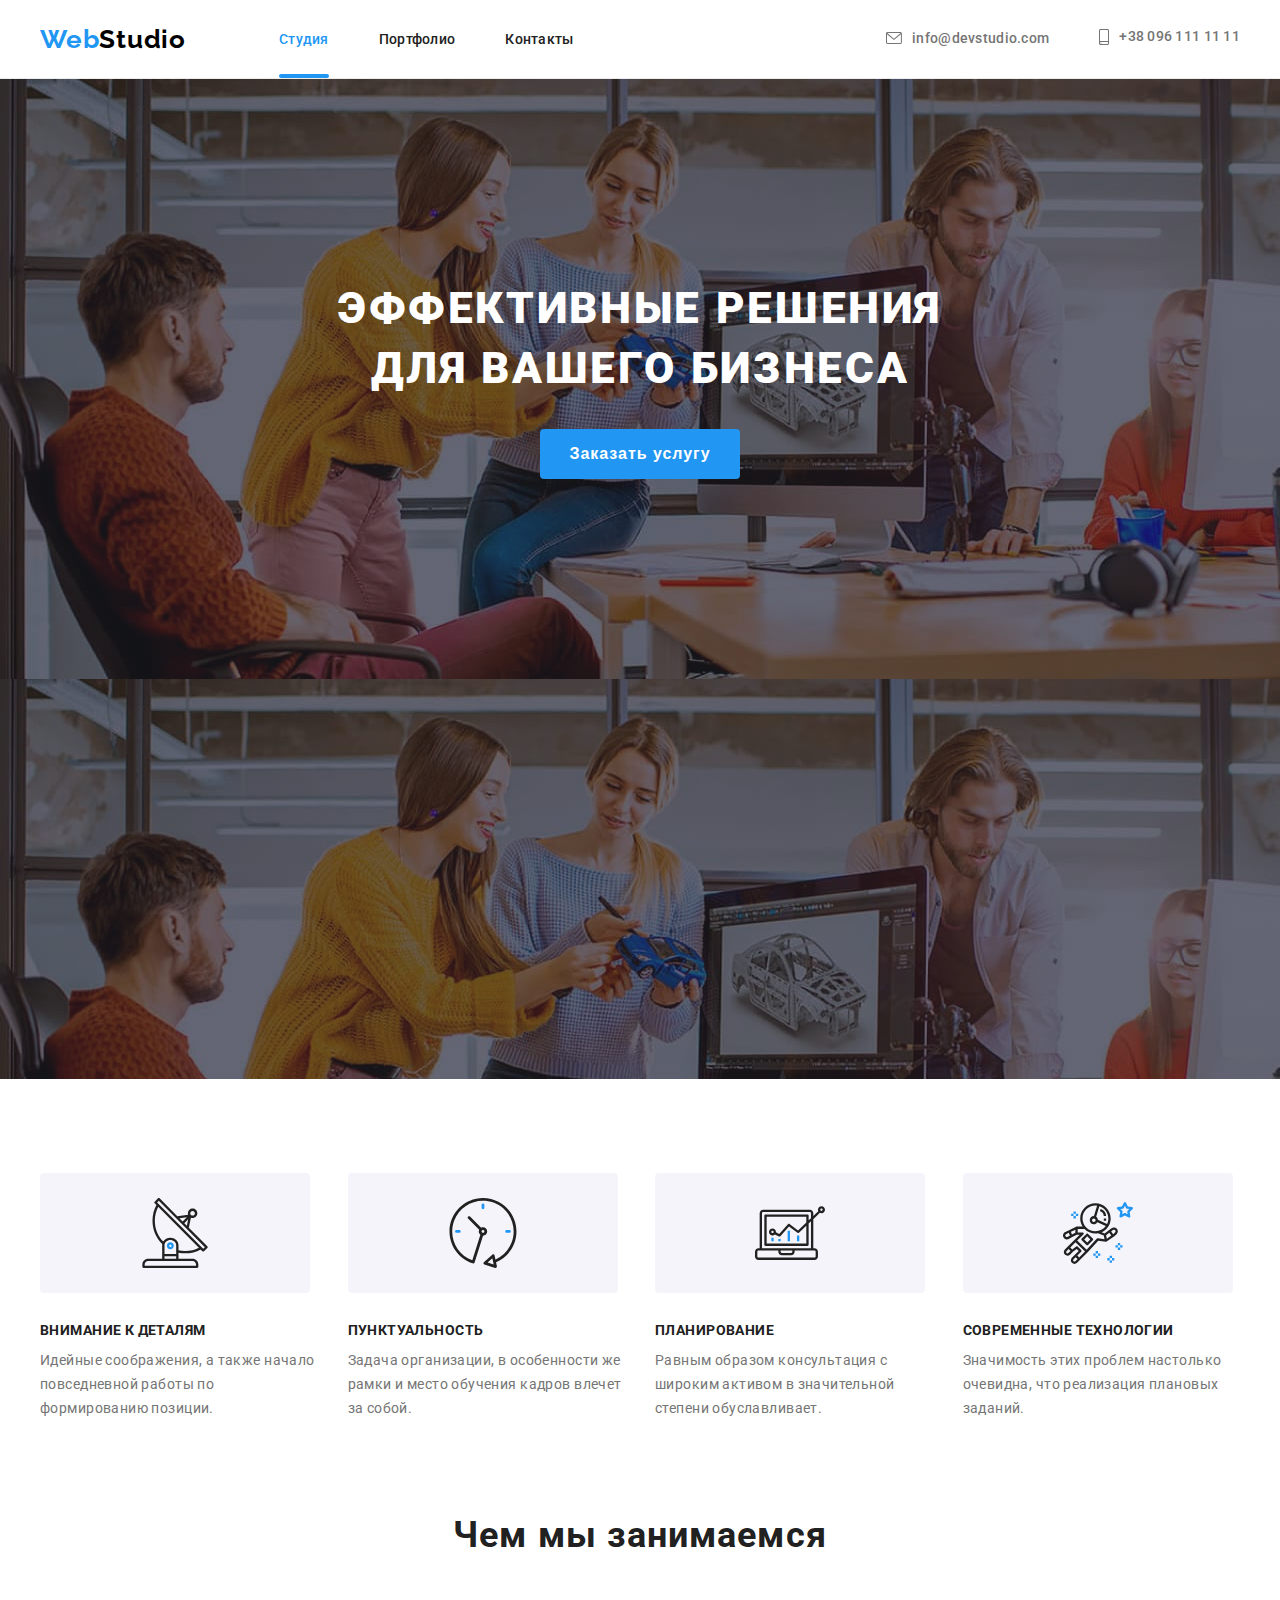
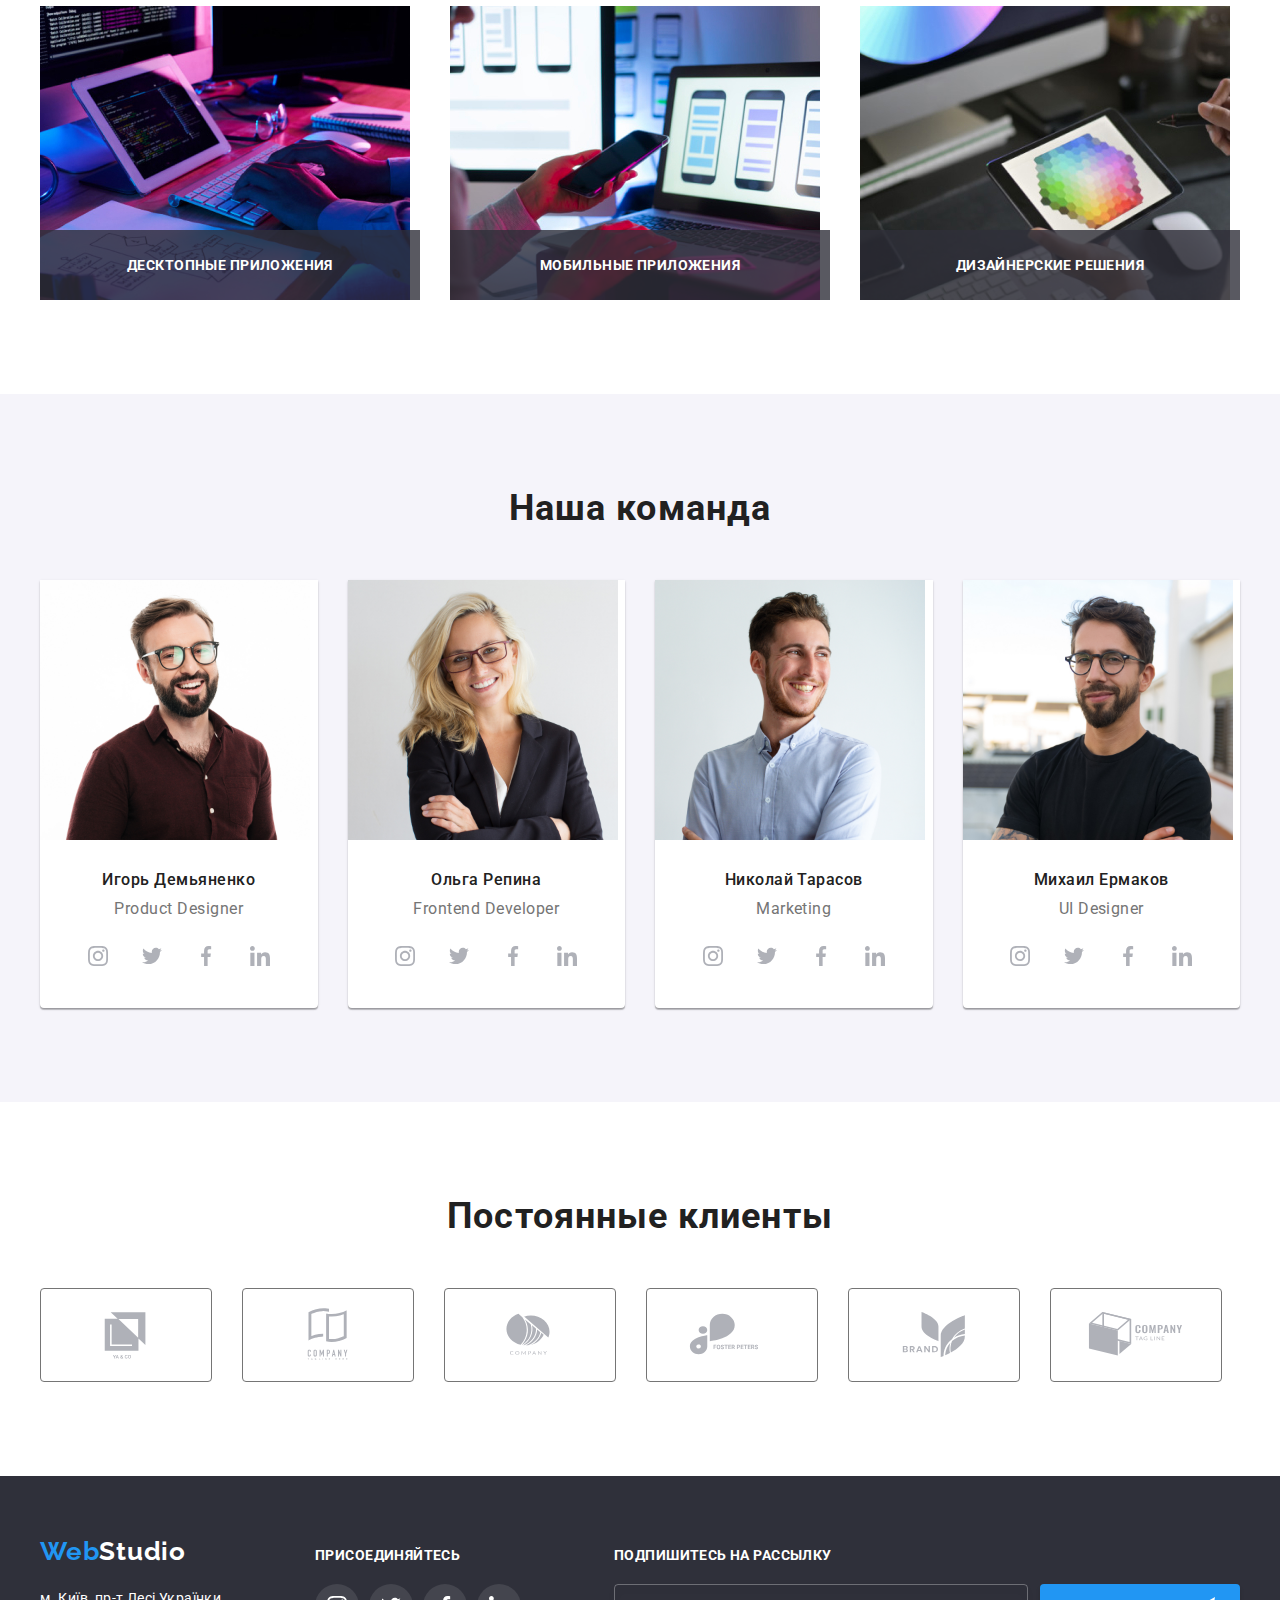
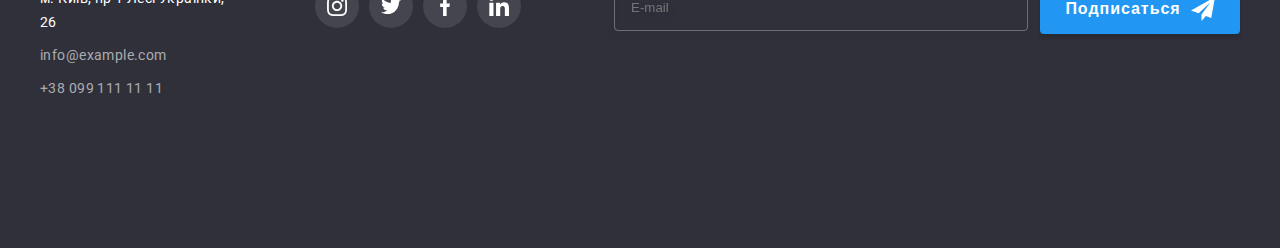
<file: index.html>
<!DOCTYPE html>
<html lang="en">
  <head>
    <meta charset="UTF-8" />
    <meta http-equiv="X-UA-Compatible" content="IE=edge" />
    <meta name="viewport" content="width=device-width, initial-scale=1.0" />
    <title>WebStudio</title>
    <link rel="preconnect" href="https://fonts.googleapis.com" />
    <link rel="preconnect" href="https://fonts.gstatic.com" crossorigin />
    <link
      href="https://fonts.googleapis.com/css2?family=Raleway:wght@700&family=Roboto:wght@400;500;700;900&display=swap"
      rel="stylesheet"
    />
    <link
      rel="stylesheet"
      href="https://cdnjs.cloudflare.com/ajax/libs/modern-normalize/1.1.0/modern-normalize.min.css"
      integrity="sha512-wpPYUAdjBVSE4KJnH1VR1HeZfpl1ub8YT/NKx4PuQ5NmX2tKuGu6U/JRp5y+Y8XG2tV+wKQpNHVUX03MfMFn9Q=="
      crossorigin="anonymous"
      referrerpolicy="no-referrer"
    />
    <link rel="stylesheet" href="./css/styles.css" />
  </head>
  <body>
    <!-- header -->
    <header class="header">
      <div class="container-header">
        <div class="header-content">
          <nav class="header-nav">
            <a class="logo-box" href="./index.html">
              <span class="logo">Web</span><span class="logo-header">Studio</span></a
            >

            <ul class="nav-site">
              <li class="site-list"><a class="site-link current" href="./index.html">Студия</a></li>
              <li class="site-list">
                <a class="site-link" href="./portfolio.html">Портфолио</a>
              </li>
              <li class="site-list"><a class="site-link" href="">Контакты</a></li>
            </ul>
          </nav>

          <ul class="header-contact">
            <li class="contact-list">
              <a class="contact-link" href="mailto:info@devstudio.com">
                <svg width="16" height="12" class="contact-icon">
                  <use href="./images/svg/header.svg#icon-envelope"></use>
                </svg>
                info@devstudio.com</a
              >
            </li>
            <li class="contact-list">
              <a class="contact-link" href="tel:+380961111111">
                <svg width="10" height="16" class="contact-icon">
                  <use href="./images/svg/header.svg#icon-smartphone"></use>
                </svg>
                +38 096 111 11 11</a
              >
            </li>
          </ul>
        </div>
      </div>
    </header>

    <main>
      <!-- hero -->
      <section class="hero center">
        <h1 class="hero-title">Эффективные решения для вашего бизнеса</h1>
        <button data-modal-open class="hero-button" type="button">Заказать услугу</button>
      </section>

      <!-- advantage -->
      <section class="advantage">
        <div class="container">
          <h2 class="visually-hidden">Наши преимущества</h2>
          <ul class="advantage-scroll">
            <li class="advantage-list">
              <div class="advantage-box">
                <svg class="advantage-icon">
                  <use href="./images/svg/advantage.svg#icon-antenna"></use>
                </svg>
              </div>
              <h3 class="advantage-title">Внимание к деталям</h3>
              <p class="advantage-text">
                Идейные соображения, а также начало повседневной работы по формированию позиции.
              </p>
            </li>
            <li class="advantage-list">
              <div class="advantage-box">
                <svg class="advantage-icon">
                  <use href="./images/svg/advantage.svg#icon-clock"></use>
                </svg>
              </div>
              <h3 class="advantage-title">Пунктуальность</h3>
              <p class="advantage-text">
                Задача организации, в особенности же рамки и место обучения кадров влечет за собой.
              </p>
            </li>
            <li class="advantage-list">
              <div class="advantage-box">
                <svg class="advantage-icon">
                  <use href="./images/svg/advantage.svg#icon-diagram"></use>
                </svg>
              </div>
              <h3 class="advantage-title">Планирование</h3>
              <p class="advantage-text">
                Равным образом консультация с широким активом в значительной степени обуславливает.
              </p>
            </li>
            <li class="advantage-list">
              <div class="advantage-box">
                <svg class="advantage-icon">
                  <use href="./images/svg/advantage.svg#icon-astronaut"></use>
                </svg>
              </div>
              <h3 class="advantage-title">Современные технологии</h3>
              <p class="advantage-text">
                Значимость этих проблем настолько очевидна, что реализация плановых заданий.
              </p>
            </li>
          </ul>
        </div>
      </section>

      <!-- work -->
      <section class="work">
        <div class="container center">
          <h2 class="work-title">Чем мы занимаемся</h2>
          <ul class="work-scroll">
            <li class="work-list">
              <a class="worl-link" href=""
                ><img class="work-item" src="./images/img1.jpg" alt="разработка сайтов" width="370"
              /></a>
              <p class="work-text">Десктопные приложения</p>
            </li>
            <li class="work-list">
              <a class="worl-link" href=""
                ><img
                  class="work-item"
                  src="./images/img2.jpg"
                  alt="разработка приложений"
                  width="370"
              /></a>
              <p class="work-text">Мобильные приложения</p>
            </li>
            <li class="work-list">
              <a class="worl-link" href=""
                ><img
                  class="work-item"
                  src="./images/img3.jpg"
                  alt="разработка макетов"
                  width="370"
              /></a>
              <p class="work-text">Дизайнерские решения</p>
            </li>
          </ul>
        </div>
      </section>

      <!-- team -->
      <section class="team">
        <div class="container center">
          <h2 class="team-title">Наша команда</h2>
          <ul class="team-scroll">
            <li class="taem-list">
              <img class="team-photo" src="./images/igor.jpg" alt="Игорь" width="270" />
              <h3 class="team-persom">Игорь Демьяненко</h3>
              <p class="team-text">Product Designer</p>
              <ul class="team-link">
                <li class="social-list">
                  <a class="social-link" href="">
                    <svg class="icon" width="20" height="20">
                      <use href="./images/svg/social-link.svg#icon-instagram"></use>
                    </svg>
                  </a>
                </li>
                <li class="social-list">
                  <a class="social-link" href="">
                    <svg class="icon" width="20" height="20">
                      <use href="./images/svg/social-link.svg#icon-twitter"></use>
                    </svg>
                  </a>
                </li>
                <li class="social-list">
                  <a class="social-link" href="">
                    <svg class="icon" width="20" height="20">
                      <use href="./images/svg/social-link.svg#icon-facebook"></use>
                    </svg>
                  </a>
                </li>
                <li class="social-list">
                  <a class="social-link" href="">
                    <svg class="icon" width="20" height="20">
                      <use href="./images/svg/social-link.svg#icon-linkedin"></use>
                    </svg>
                  </a>
                </li>
              </ul>
            </li>
            <li class="taem-list">
              <img class="team-photo" src="./images/olga.jpg" alt="Ольга" width="270" />
              <h3 class="team-persom">Ольга Репина</h3>
              <p class="team-text">Frontend Developer</p>
              <ul class="team-link">
                <li class="social-list">
                  <a class="social-link" href="">
                    <svg class="icon" width="20" height="20">
                      <use href="./images/svg/social-link.svg#icon-instagram"></use>
                    </svg>
                  </a>
                </li>
                <li class="social-list">
                  <a class="social-link" href="">
                    <svg class="icon" width="20" height="20">
                      <use href="./images/svg/social-link.svg#icon-twitter"></use>
                    </svg>
                  </a>
                </li>
                <li class="social-list">
                  <a class="social-link" href="">
                    <svg class="icon" width="20" height="20">
                      <use href="./images/svg/social-link.svg#icon-facebook"></use>
                    </svg>
                  </a>
                </li>
                <li class="social-list">
                  <a class="social-link" href="">
                    <svg class="icon" width="20" height="20">
                      <use href="./images/svg/social-link.svg#icon-linkedin"></use>
                    </svg>
                  </a>
                </li>
              </ul>
            </li>
            <li class="taem-list">
              <img class="team-photo" src="./images/nikolay.jpg" alt="Николай" width="270" />
              <h3 class="team-persom">Николай Тарасов</h3>
              <p class="team-text">Marketing</p>
              <ul class="team-link">
                <li class="social-list">
                  <a class="social-link" href="">
                    <svg class="icon" width="20" height="20">
                      <use href="./images/svg/social-link.svg#icon-instagram"></use>
                    </svg>
                  </a>
                </li>
                <li class="social-list">
                  <a class="social-link" href="">
                    <svg class="icon" width="20" height="20">
                      <use href="./images/svg/social-link.svg#icon-twitter"></use>
                    </svg>
                  </a>
                </li>
                <li class="social-list">
                  <a class="social-link" href="">
                    <svg class="icon" width="20" height="20">
                      <use href="./images/svg/social-link.svg#icon-facebook"></use>
                    </svg>
                  </a>
                </li>
                <li class="social-list">
                  <a class="social-link" href="">
                    <svg class="icon" width="20" height="20">
                      <use href="./images/svg/social-link.svg#icon-linkedin"></use>
                    </svg>
                  </a>
                </li>
              </ul>
            </li>
            <li class="taem-list">
              <img class="team-photo" src="./images/mihail.jpg" alt="Михаил" width="270" />
              <h3 class="team-persom">Михаил Ермаков</h3>
              <p class="team-text">UI Designer</p>
              <ul class="team-link">
                <li class="social-list">
                  <a class="social-link" href="">
                    <svg class="icon" width="20" height="20">
                      <use href="./images/svg/social-link.svg#icon-instagram"></use>
                    </svg>
                  </a>
                </li>
                <li class="social-list">
                  <a class="social-link" href="">
                    <svg class="icon" width="20" height="20">
                      <use href="./images/svg/social-link.svg#icon-twitter"></use>
                    </svg>
                  </a>
                </li>
                <li class="social-list">
                  <a class="social-link" href="">
                    <svg class="icon" width="20" height="20">
                      <use href="./images/svg/social-link.svg#icon-facebook"></use>
                    </svg>
                  </a>
                </li>
                <li class="social-list">
                  <a class="social-link" href="">
                    <svg class="icon" width="20" height="20">
                      <use href="./images/svg/social-link.svg#icon-linkedin"></use>
                    </svg>
                  </a>
                </li>
              </ul>
            </li>
          </ul>
        </div>
      </section>
      <!-- clients -->
      <section class="clients">
        <div class="container">
          <h2 class="clients-title">Постоянные клиенты</h2>
          <ul class="clients-scroll">
            <li class="clients-list">
              <a class="clients-link" href="">
                <svg class="clients-logo" width="106" height="60">
                  <use href="images/svg/clients.svg#icon-Logo"></use>
                </svg>
              </a>
            </li>
            <li class="clients-list">
              <a class="clients-link" href="">
                <svg class="clients-logo" width="106" height="60">
                  <use href="images/svg/clients.svg#icon-Logo1"></use>
                </svg>
              </a>
            </li>
            <li class="clients-list">
              <a class="clients-link" href="">
                <svg class="clients-logo" width="106" height="60">
                  <use href="images/svg/clients.svg#icon-Logo2"></use>
                </svg>
              </a>
            </li>
            <li class="clients-list">
              <a class="clients-link" href="">
                <svg class="clients-logo" width="106" height="60">
                  <use href="images/svg/clients.svg#icon-Logo3"></use>
                </svg>
              </a>
            </li>
            <li class="clients-list">
              <a class="clients-link" href="">
                <svg class="clients-logo" width="106" height="60">
                  <use href="images/svg/clients.svg#icon-Logo4"></use>
                </svg>
              </a>
            </li>
            <li class="clients-list">
              <a class="clients-link" href="">
                <svg class="clients-logo" width="106" height="60">
                  <use href="images/svg/clients.svg#icon-Logo5"></use>
                </svg>
              </a>
            </li>
          </ul>
        </div>
      </section>
    </main>

    <!-- footer -->
    <footer class="footer">
      <div class="container-footer">
        <div class="address-box">
          <a class="footer-logo" href="./index.html">
            <span class="logo">Web</span><span class="logo-footer">Studio</span></a
          >
          <address>
            <ul class="address-scroll">
              <li class="address-list">
                <a
                  class="address-location"
                  href="https://goo.gl/maps/CdvJLRiEL6Q8Smko8"
                  target="_blank"
                  rel="noopener noreferrer"
                  >м. Київ, пр-т Лесі Українки, 26</a
                >
              </li>
              <li class="address-list">
                <a class="address-contact" href="mailto:info@devstudio.com">info@example.com</a>
              </li>
              <li class="address-list">
                <a class="address-contact" href="tel:+380961111111">+38 099 111 11 11</a>
              </li>
            </ul>
          </address>
        </div>
        <div class="join-box">
          <h2 class="join-title">присоединяйтесь</h2>
          <ul class="join-scroll">
            <li class="join-list">
              <a class="join-link" href="">
                <svg class="join-icon" width="20" height="20">
                  <use href="./images/svg/social-link.svg#icon-instagram"></use>
                </svg>
              </a>
            </li>
            <li class="join-list">
              <a class="join-link" href="">
                <svg class="join-icon" width="20" height="20">
                  <use href="./images/svg/social-link.svg#icon-twitter"></use>
                </svg>
              </a>
            </li>
            <li class="join-list">
              <a class="join-link" href="">
                <svg class="join-icon" width="20" height="20">
                  <use href="./images/svg/social-link.svg#icon-facebook"></use>
                </svg>
              </a>
            </li>
            <li class="join-list">
              <a class="join-link" href="">
                <svg class="join-icon" width="20" height="20">
                  <use href="./images/svg/social-link.svg#icon-linkedin"></use>
                </svg>
              </a>
            </li>
          </ul>
        </div>
        <form>
          <p class="subscription-title">подпишитесь на рассылку</p>
          <div class="subscription-box">
            <label class="subscription-form">
              <input class="subscription-input" type="email" name="email" placeholder="E-mail" />
            </label>
            <button class="subscription-btn" type="submit">
              Подписаться
              <svg class="subscription-icon" width="24" height="24">
                <use href="./images/svg/footter-icon.svg#icon-footter-icon"></use>
              </svg>
            </button>
          </div>
        </form>
      </div>
    </footer>
    <!-- modal  -->
    <div data-modal class="backdrop is-hidden">
      <div class="modal">
        <button data-modal-close class="modal-close">
          <svg class="close-black" width="18" height="18">
            <use use href="./images/svg/vector.svg#icon-close-black"></use>
          </svg>
        </button>

        <p class="modal-title">Оставьте свои данные, мы вам перезвоним</p>
        <form class="modal-form">
          <div class="label-box">
            <label class="modal-label" for="username">Имя</label>
            <input class="modal-input" type="text" name="username" id="username" />
            <svg class="modal-icon" width="18" height="18">
              <use href="./images/svg/modal-icon.svg#icon-person-black"></use>
            </svg>
          </div>
          <div class="label-box">
            <label class="modal-label" for="phone"> Телефон</label>
            <input class="modal-input" type="tel" name="phone" id="phone" />

            <svg class="modal-icon" width="18" height="18">
              <use href="./images/svg/modal-icon.svg#icon-phone-black"></use>
            </svg>
          </div>
          <div class="label-box">
            <label class="modal-label" for="email"> Почта</label>
            <input class="modal-input" type="email" name="email" id="email" />
            <svg class="modal-icon" width="18" height="18">
              <use href="./images/svg/modal-icon.svg#icon-email-black"></use>
            </svg>
          </div>
          <div class="textarea-box">
            <label class="modal-label"> Комментарий</label>
            <textarea
              class="textarea"
              name="comment"
              rows="8"
              placeholder="Введите текст"
            ></textarea>
          </div>
          <div class="checkbox-box">
            <label class="checkbox-label">
              <input class="checkbox-input" type="checkbox" name="checkbox" />
              <span class="checkbox-icon"></span>
              Соглашаюсь с рассылкой и принимаю
              <span><a class="contract" href="">Условия договора</a></span>
            </label>
          </div>
          <button class="submit-btn" type="submit">Отправить</button>
        </form>
      </div>
    </div>

    <script src="modal.js"></script>
  </body>
</html>
</file>
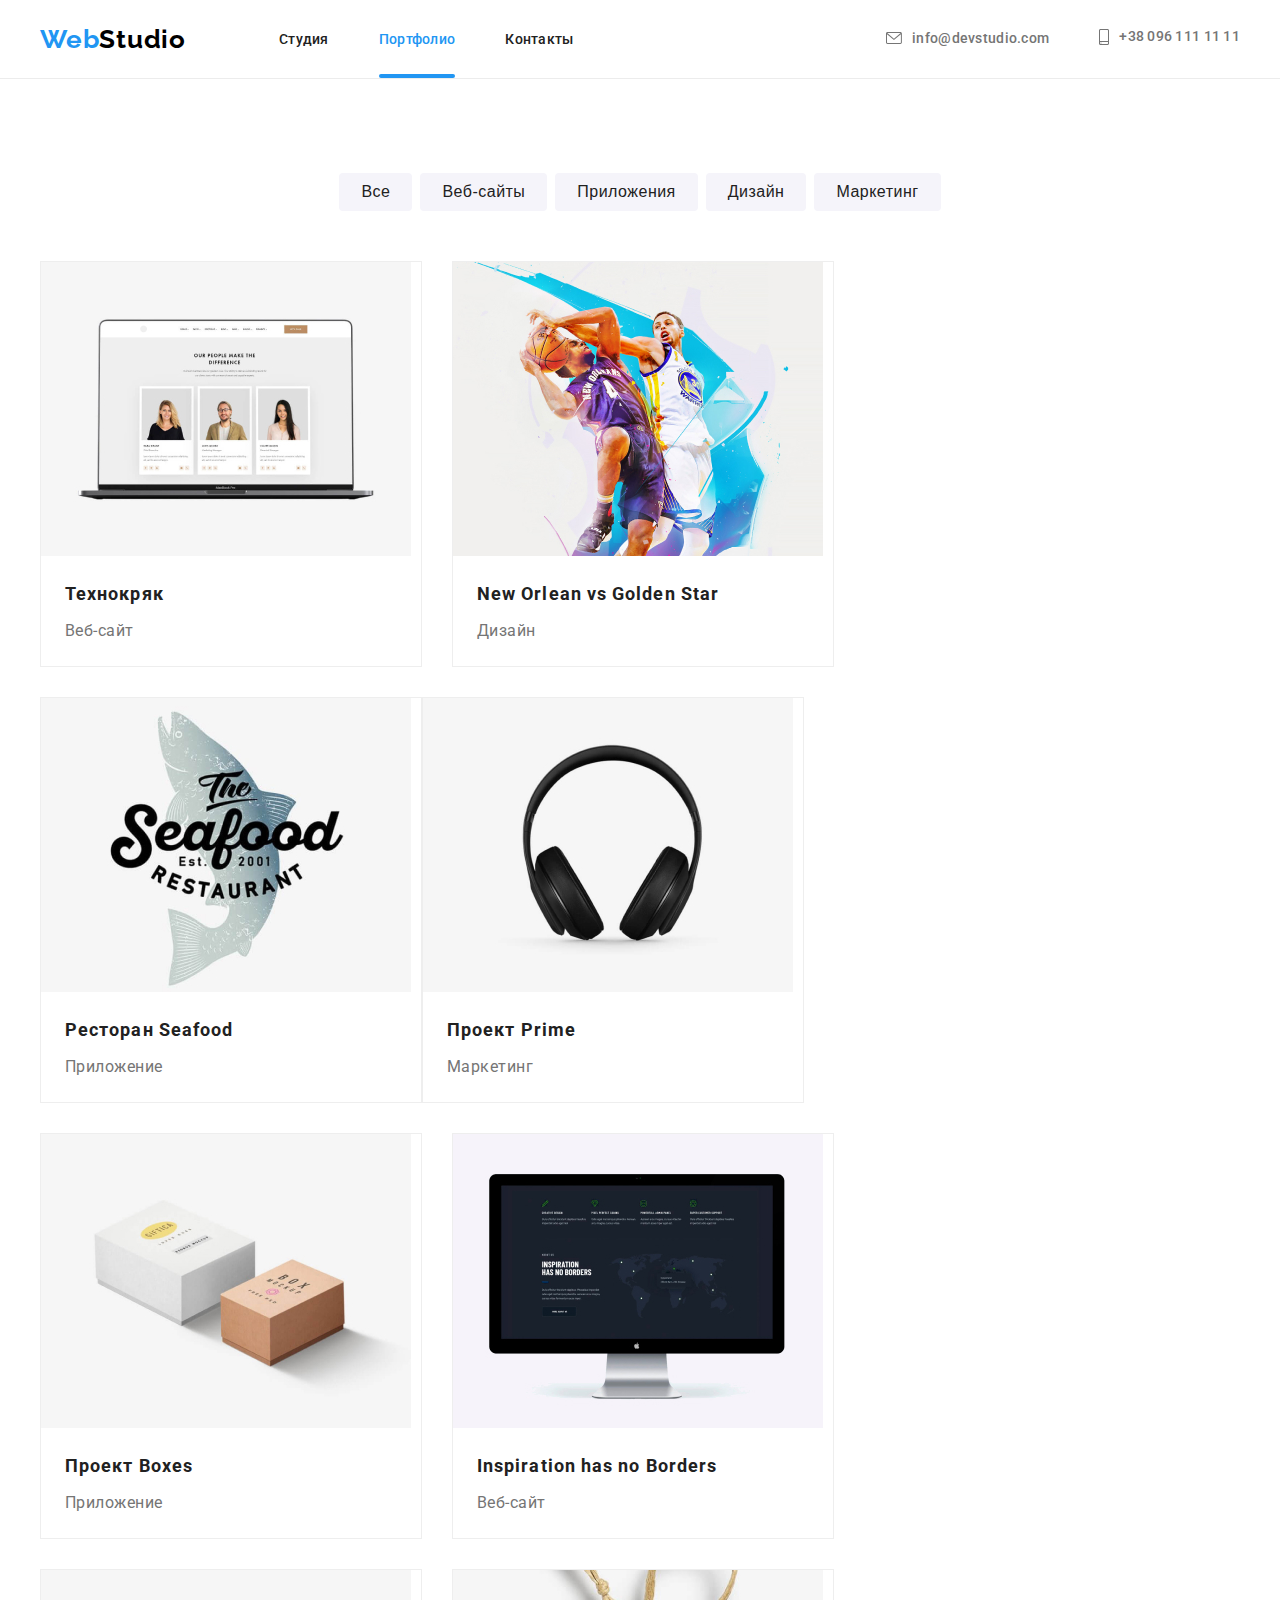
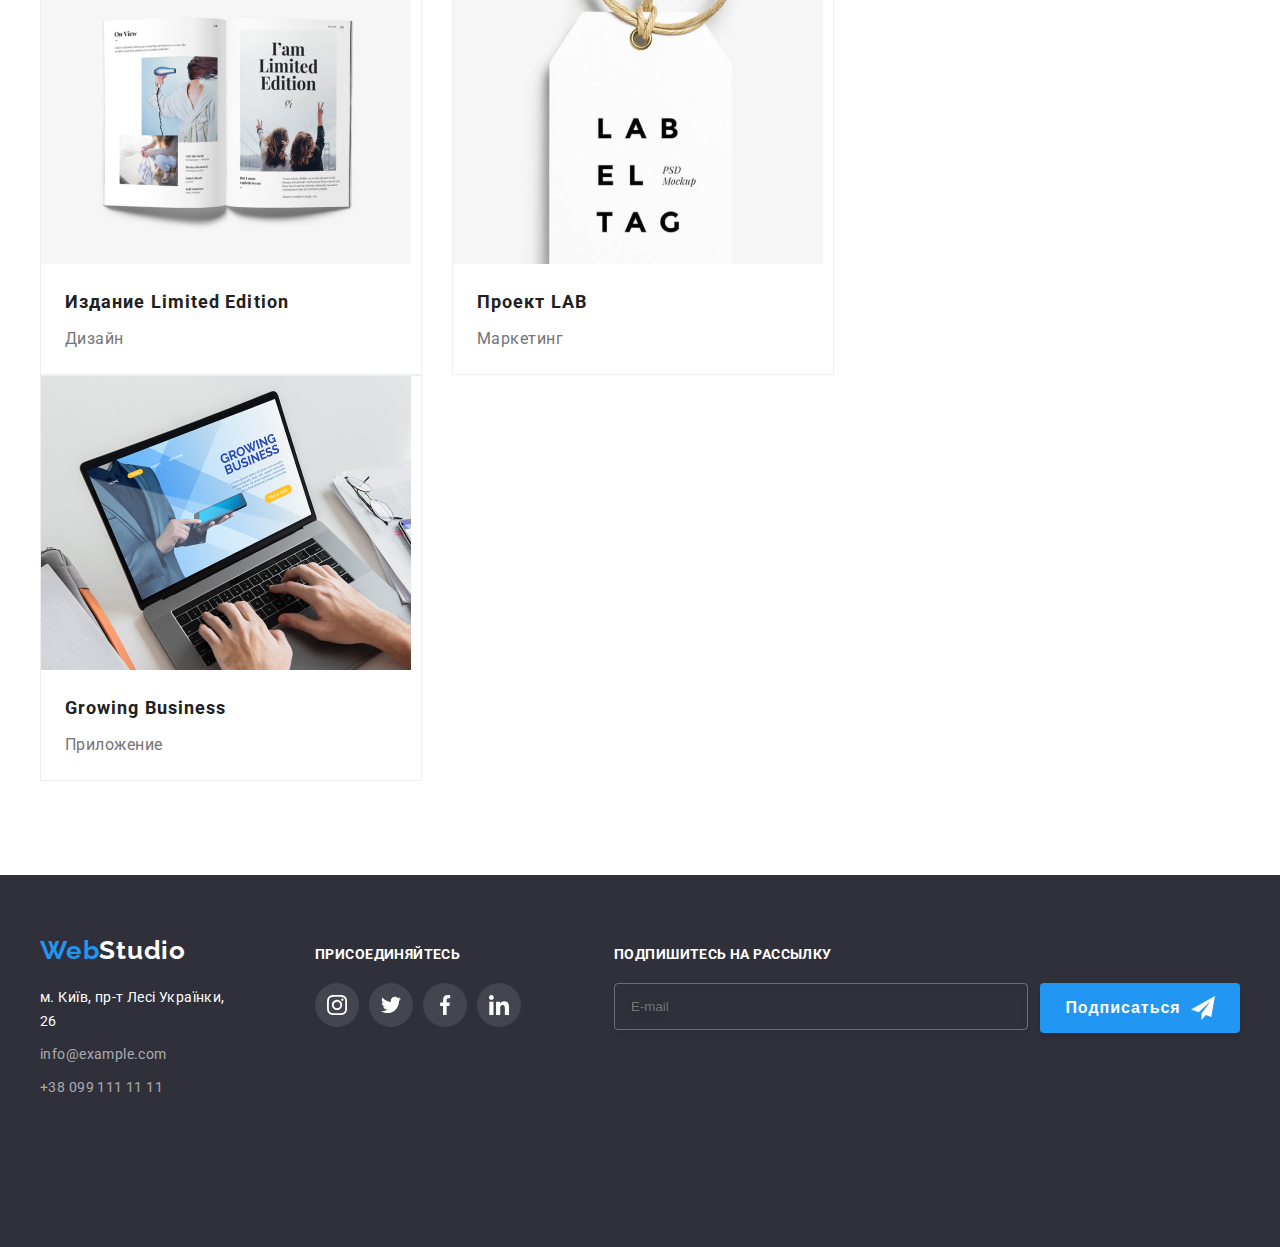
<file: portfolio.html>
<!DOCTYPE html>
<html lang="en">
  <head>
    <meta charset="UTF-8" />
    <meta http-equiv="X-UA-Compatible" content="IE=edge" />
    <meta name="viewport" content="width=device-width, initial-scale=1.0" />
    <title>WebStudio</title>
    <link rel="preconnect" href="https://fonts.googleapis.com" />
    <link rel="preconnect" href="https://fonts.gstatic.com" crossorigin />
    <link
      href="https://fonts.googleapis.com/css2?family=Raleway:wght@700&family=Roboto:wght@400;500;700;900&display=swap"
      rel="stylesheet"
    />
    <link
      rel="stylesheet"
      href="https://cdnjs.cloudflare.com/ajax/libs/modern-normalize/1.1.0/modern-normalize.min.css"
      integrity="sha512-wpPYUAdjBVSE4KJnH1VR1HeZfpl1ub8YT/NKx4PuQ5NmX2tKuGu6U/JRp5y+Y8XG2tV+wKQpNHVUX03MfMFn9Q=="
      crossorigin="anonymous"
      referrerpolicy="no-referrer"
    />
    <link rel="stylesheet" href="./css/styles.css" />
  </head>
  <body>
    <!-- header -->
    <header class="header">
      <div class="container-header">
        <div class="header-content">
          <nav class="header-nav">
            <a class="logo-box" href="./index.html">
              <span class="logo">Web</span><span class="logo-header">Studio</span></a
            >

            <ul class="nav-site">
              <li class="site-list"><a class="site-link" href="./index.html">Студия</a></li>
              <li class="site-list">
                <a class="site-link current" href="./portfolio.html">Портфолио</a>
              </li>
              <li class="site-list"><a class="site-link" href="">Контакты</a></li>
            </ul>
          </nav>

          <ul class="header-contact">
            <li class="contact-list">
              <a class="contact-link" href="mailto:info@devstudio.com">
                <svg width="16" height="12" class="contact-icon">
                  <use href="./images/svg/header.svg#icon-envelope"></use>
                </svg>
                info@devstudio.com</a
              >
            </li>
            <li class="contact-list">
              <a class="contact-link" href="tel:+380961111111">
                <svg width="10" height="16" class="contact-icon">
                  <use href="./images/svg/header.svg#icon-smartphone"></use>
                </svg>
                +38 096 111 11 11</a
              >
            </li>
          </ul>
        </div>
      </div>
    </header>

    <main>
      <section class="portfolio">
        <div class="container">
          <h1 class="visually-hidden">Портфолио</h1>
          <ul class="portfolio-nav">
            <li class="portfolio-filtr">
              <button class="portfolio-button" type="button">Все</button>
            </li>
            <li class="portfolio-filtr">
              <button class="portfolio-button" type="button">Веб-сайты</button>
            </li>
            <li class="portfolio-filtr">
              <button class="portfolio-button" type="button">Приложения</button>
            </li>
            <li class="portfolio-filtr">
              <button class="portfolio-button" type="button">Дизайн</button>
            </li>
            <li class="portfolio-filtr">
              <button class="portfolio-button" type="button">Маркетинг</button>
            </li>
          </ul>

          <ul class="portfolio-grid">
            <li class="portfolio-list">
              <a class="portfolio-link" href="">
                <div class="product-thumb">
                  <img
                    class="portfolio-image"
                    src="./images/technoquack.jpg"
                    alt="Технокряк"
                    width="370"
                    height="294"
                  />
                  <p class="product-actions">
                    Ресурс предлагает комплексные предложения с разным уровнем функционала и
                    сервисов. Все это позволит посетителю получить исчерпывающие сведения о компании
                    или частном лице.
                  </p>
                </div>
                <div class="portfolio-item">
                  <h2 class="portfolio-title">Технокряк</h2>
                  <p class="portfolio-text">Веб-сайт</p>
                </div>
              </a>
            </li>

            <li class="portfolio-list">
              <a class="portfolio-link" href="">
                <div class="product-thumb">
                  <img
                    class="portfolio-image"
                    src="./images/neworleans.jpg"
                    alt="Постер New Orlean vs Golden Star"
                    width="370"
                    height="294"
                  />
                  <p class="product-actions">
                    Ресурс предлагает комплексные предложения с разным уровнем функционала и
                    сервисов. Все это позволит посетителю получить исчерпывающие сведения о компании
                    или частном лице.
                  </p>
                </div>
                <div class="portfolio-item">
                  <h2 class="portfolio-title">New Orlean vs Golden Star</h2>
                  <p class="portfolio-text">Дизайн</p>
                </div>
              </a>
            </li>

            <li class="portfolio-list">
              <a class="portfolio-link" href="">
                <div class="product-thumb">
                  <img
                    class="portfolio-image"
                    src="./images/seafood.jpg"
                    alt="Ресторан Seafood"
                    width="370"
                    height="294"
                  />
                  <p class="product-actions">
                    Ресурс предлагает комплексные предложения с разным уровнем функционала и
                    сервисов. Все это позволит посетителю получить исчерпывающие сведения о компании
                    или частном лице.
                  </p>
                </div>
                <div class="portfolio-item">
                  <h2 class="portfolio-title">Ресторан Seafood</h2>
                  <p class="portfolio-text">Приложение</p>
                </div>
              </a>
            </li>

            <li class="portfolio-list">
              <a class="portfolio-link" href="">
                <div class="product-thumb">
                  <img
                    class="portfolio-image"
                    src="./images/prime.jpg"
                    alt="Проект Prime"
                    width="370"
                    height="294"
                  />
                  <p class="product-actions">
                    Ресурс предлагает комплексные предложения с разным уровнем функционала и
                    сервисов. Все это позволит посетителю получить исчерпывающие сведения о компании
                    или частном лице.
                  </p>
                </div>
                <div class="portfolio-item">
                  <h2 class="portfolio-title">Проект Prime</h2>
                  <p class="portfolio-text">Маркетинг</p>
                </div>
              </a>
            </li>

            <li class="portfolio-list">
              <a class="portfolio-link" href="">
                <div class="product-thumb">
                  <img
                    class="portfolio-image"
                    src="./images/boxes.jpg"
                    alt="Проект Boxes"
                    width="370"
                    height="294"
                  />
                  <p class="product-actions">
                    Ресурс предлагает комплексные предложения с разным уровнем функционала и
                    сервисов. Все это позволит посетителю получить исчерпывающие сведения о компании
                    или частном лице.
                  </p>
                </div>
                <div class="portfolio-item">
                  <h2 class="portfolio-title">Проект Boxes</h2>
                  <p class="portfolio-text">Приложение</p>
                </div>
              </a>
            </li>

            <li class="portfolio-list">
              <a class="portfolio-link" href="">
                <div class="product-thumb">
                  <img
                    class="portfolio-image"
                    src="./images/Inspiration.jpg"
                    alt="Inspiration has no Borders"
                    width="370"
                    height="294"
                  />
                  <p class="product-actions">
                    Ресурс предлагает комплексные предложения с разным уровнем функционала и
                    сервисов. Все это позволит посетителю получить исчерпывающие сведения о компании
                    или частном лице.
                  </p>
                </div>
                <div class="portfolio-item">
                  <h2 class="portfolio-title">Inspiration has no Borders</h2>
                  <p class="portfolio-text">Веб-сайт</p>
                </div>
              </a>
            </li>

            <li class="portfolio-list">
              <a class="portfolio-link" href="">
                <div class="product-thumb">
                  <img
                    class="portfolio-image"
                    src="./images/limited.jpg"
                    alt="Издание Limited Edition"
                    width="370"
                    height="294"
                  />
                  <p class="product-actions">
                    Ресурс предлагает комплексные предложения с разным уровнем функционала и
                    сервисов. Все это позволит посетителю получить исчерпывающие сведения о компании
                    или частном лице.
                  </p>
                </div>
                <div class="portfolio-item">
                  <h2 class="portfolio-title">Издание Limited Edition</h2>
                  <p class="portfolio-text">Дизайн</p>
                </div>
              </a>
            </li>

            <li class="portfolio-list">
              <a class="portfolio-link" href="">
                <div class="product-thumb">
                  <img
                    class="portfolio-image"
                    src="./images/lab.jpg"
                    alt="Проект LAB"
                    width="370"
                    height="294"
                  />
                  <p class="product-actions">
                    Ресурс предлагает комплексные предложения с разным уровнем функционала и
                    сервисов. Все это позволит посетителю получить исчерпывающие сведения о компании
                    или частном лице.
                  </p>
                </div>
                <div class="portfolio-item">
                  <h2 class="portfolio-title">Проект LAB</h2>
                  <p class="portfolio-text">Маркетинг</p>
                </div>
              </a>
            </li>

            <li class="portfolio-list">
              <a class="portfolio-link" href="">
                <div class="product-thumb">
                  <img
                    class="portfolio-image"
                    src="./images/growing.jpg"
                    alt="Growing Business"
                    width="370"
                    height="294"
                  />
                  <p class="product-actions">
                    Ресурс предлагает комплексные предложения с разным уровнем функционала и
                    сервисов. Все это позволит посетителю получить исчерпывающие сведения о компании
                    или частном лице.
                  </p>
                </div>
                <div class="portfolio-item">
                  <h2 class="portfolio-title">Growing Business</h2>
                  <p class="portfolio-text">Приложение</p>
                </div>
              </a>
            </li>
          </ul>
        </div>
      </section>
    </main>

    <!-- footer -->
    <footer class="footer">
      <div class="container-footer">
        <div class="address-box">
          <a class="footer-logo" href="./index.html">
            <span class="logo">Web</span><span class="logo-footer">Studio</span></a
          >
          <address>
            <ul class="address-scroll">
              <li class="address-list">
                <a
                  class="address-location"
                  href="https://goo.gl/maps/CdvJLRiEL6Q8Smko8"
                  target="_blank"
                  rel="noopener noreferrer"
                  >м. Київ, пр-т Лесі Українки, 26</a
                >
              </li>
              <li class="address-list">
                <a class="address-contact" href="mailto:info@devstudio.com">info@example.com</a>
              </li>
              <li class="address-list">
                <a class="address-contact" href="tel:+380961111111">+38 099 111 11 11</a>
              </li>
            </ul>
          </address>
        </div>
        <div class="join-box">
          <h2 class="join-title">присоединяйтесь</h2>
          <ul class="join-scroll">
            <li class="join-list">
              <a class="join-link" href="">
                <svg class="join-icon" width="20" height="20">
                  <use href="./images/svg/social-link.svg#icon-instagram"></use>
                </svg>
              </a>
            </li>
            <li class="join-list">
              <a class="join-link" href="">
                <svg class="join-icon" width="20" height="20">
                  <use href="./images/svg/social-link.svg#icon-twitter"></use>
                </svg>
              </a>
            </li>
            <li class="join-list">
              <a class="join-link" href="">
                <svg class="join-icon" width="20" height="20">
                  <use href="./images/svg/social-link.svg#icon-facebook"></use>
                </svg>
              </a>
            </li>
            <li class="join-list">
              <a class="join-link" href="">
                <svg class="join-icon" width="20" height="20">
                  <use href="./images/svg/social-link.svg#icon-linkedin"></use>
                </svg>
              </a>
            </li>
          </ul>
        </div>
        <form>
          <p class="subscription-title">подпишитесь на рассылку</p>
          <div class="subscription-box">
            <label class="subscription-form">
              <input class="subscription-input" type="email" name="email" placeholder="E-mail" />
            </label>
            <button class="subscription-btn" type="submit">
              Подписаться
              <svg class="subscription-icon" width="24" height="24">
                <use href="./images/svg/footter-icon.svg#icon-footter-icon"></use>
              </svg>
            </button>
          </div>
        </form>
      </div>
    </footer>
  </body>
</html>
</file>
<file: css/styles.css>
ul,
ol {
  padding: 0;
}

body,
h1,
h2,
h3,
h4,
h5,
h6,
p,
ul,
ol,
li,
figure,
figcaption,
blockquote,
dl,
dd {
  margin: 0;
}

li {
  list-style: none;
}

ul {
  list-style: none;
}

a {
  text-decoration: none;
}

:root {
  --primary-text-color: #757575;
  --heading-main-color: #212121;
  --accent: #2196f3;
}

body {
  font-family: 'Roboto', sans-serif;
  color: #757575;
}

h1,
h2,
h3,
h4,
h5,
h6 {
  color: var(--heading-main-color);
}

.container {
  margin: 0 auto;
  width: 1200px;
  padding-left: 15px;
  padding-right: 15px;
}

.container-header {
  margin: 0 auto;
  width: 1200px;
  padding-left: 15px;
  padding-right: 15px;
}

.center {
  text-align: center;
}

/* header  */

.header {
  border-bottom: 1px solid #ececec;
}

.header-content {
  display: flex;
  justify-content: space-between;
}

.header-nav {
  display: flex;
  justify-content: space-between;
  align-items: center;
}

.nav-site {
  display: flex;
}

.logo-box {
  display: inline-block;
  margin-right: 93px;
}

.logo {
  font-family: 'Raleway';
  font-weight: 700;
  font-size: 26px;
  line-height: 1.19;
  letter-spacing: 0.03em;
  color: #2196f3;
}

.logo-header {
  font-family: 'Raleway';
  font-weight: 700;
  font-size: 26px;
  line-height: 1.19;
  letter-spacing: 0.03em;
  color: #000000;
}

.logo-footer {
  font-family: 'Raleway';
  font-weight: 700;
  font-size: 26px;
  line-height: 1.19;
  letter-spacing: 0.03em;
  color: #ffffff;
}

.site-list {
  color: var(--heading-main-color);
}

.site-list:not(:last-child) {
  margin-right: 50px;
}

.site-link {
  display: block;
  padding-top: 32px;
  padding-bottom: 30px;
  position: relative;

  font-weight: 500;
  font-size: 14px;
  line-height: 1.14;
  letter-spacing: 0.02em;
  color: var(--heading-main-color);

  transition: color 250ms cubic-bezier(0.4, 0, 0.2, 1);
}

.site-link:hover,
.site-link:focus {
  color: var(--accent);
}

.current {
  color: var(--accent);
}

.current::after {
  position: absolute;
  bottom: 0;
  left: 0;
  content: '';

  min-width: 100%;
  height: 4px;
  background-color: var(--accent);
  border-radius: 2px;
}

.header-contact {
  display: flex;
  align-items: center;
}

.contact-link:hover,
.contact-link:focus {
  color: var(--accent);
  fill: var(--accent);
}

.contact-list:not(:last-child) {
  margin-right: 50px;
}

.contact-link {
  display: inline-flex;
  align-items: center;

  font-weight: 500;
  font-size: 14px;
  line-height: 1.14;
  letter-spacing: 0.02em;
  color: var(--primary-text-color);

  transition: color 250ms cubic-bezier(0.4, 0, 0.2, 1);
}

.contact-icon {
  margin-right: 10px;
  fill: currentColor;
}

/* main  */

/* hero */
.hero {
  max-width: 1600px;
  height: 600px;
  margin-left: auto;
  margin-right: auto;
  padding-top: 200px;
  padding-bottom: 200px;

  background-image: linear-gradient(rgba(47, 48, 58, 0.4), rgba(47, 48, 58, 0.4)),
    url(../images/hero.jpg);
}

.hero-title {
  max-width: 700px;
  text-align: center;
  margin-right: auto;
  margin-left: auto;
  margin-bottom: 30px;

  font-weight: 900;
  font-size: 44px;
  line-height: 1.36;
  letter-spacing: 0.06em;
  color: #ffffff;
  text-transform: uppercase;
}

.hero-button {
  width: 200px;
  height: 50px;
  border-radius: 4px;
  font-weight: 700;
  font-size: 16px;
  line-height: 1.88;
  letter-spacing: 0.06em;
  color: #ffffff;
  background: #2196f3;
  border-color: transparent;
}

/* advantage */

.advantage {
  padding-top: 94px;
  padding-bottom: 94px;
}

.visually-hidden {
  position: absolute;
  width: 1px;
  height: 1px;
  margin: -1px;
  border: 0;
  padding: 0;
  white-space: nowrap;
  clip-path: inset(100%);
  clip: rect(0 0 0 0);
  overflow: hidden;
}

.advantage-scroll {
  display: flex;
}

.advantage-list {
  width: calc((100% - 90px) / 4);
  margin-right: 30px;
}

.advantage-list:nth-child(4n) {
  margin-right: 0;
}

.advantage-box {
  display: inline-flex;
  justify-content: center;
  align-items: center;

  background: #f5f4fa;
  border-radius: 4px;
  width: 270px;
  height: 120px;
  margin-bottom: 30px;
}

.advantage-icon {
  width: 70px;
  height: 70px;
}

.advantage-title {
  margin-bottom: 10px;

  font-weight: 700;
  font-size: 14px;
  line-height: 1.14;
  letter-spacing: 0.03em;
  text-transform: uppercase;
  color: var(--heading-main-color);
}

.advantage-text {
  font-weight: 400;
  font-size: 14px;
  line-height: 1.71;
  letter-spacing: 0.03em;
}

/* work */

.work {
  padding-bottom: 94px;
}

.work-text {
  position: absolute;
  bottom: 0px;

  display: flex;
  justify-content: center;
  align-items: center;

  width: 100%;
  height: 70px;

  font-weight: 700;
  font-size: 14px;
  line-height: 16px;
  text-align: center;
  letter-spacing: 0.03em;
  text-transform: uppercase;
  color: #ffffff;
  background: rgba(47, 48, 58, 0.8);
}

.work-title {
  margin-bottom: 50px;

  font-weight: 700;
  font-size: 36px;
  line-height: 1.16;
  letter-spacing: 0.03em;
  color: var(--heading-main-color);
}

.work-scroll {
  display: flex;
}

.work-list {
  width: calc((100% - 60px) / 3);
  margin-right: 30px;
  position: relative;
}

.work-list:nth-child(3n) {
  margin-right: 0;
}

.work-item {
  display: block;
}

/* team  */

.team {
  padding-top: 94px;
  padding-bottom: 94px;
  background: #f5f4fa;
}

.team-title {
  margin-bottom: 50px;

  font-weight: 700;
  font-size: 36px;
  line-height: 1.16;
  letter-spacing: 0.03em;
  color: var(--heading-main-color);
}

.team-scroll {
  display: flex;
}

.taem-list {
  width: calc((100% - 90px) / 4);
  margin-right: 30px;
  background: #ffffff;

  box-shadow: 0px 1px 3px rgba(0, 0, 0, 0.12), 0px 1px 1px rgba(0, 0, 0, 0.14),
    0px 2px 1px rgba(0, 0, 0, 0.2);
  border-radius: 0px 0px 4px 4px;
}

.taem-list:nth-child(4n) {
  margin-right: 0;
}

.team-photo {
  display: block;
  margin-bottom: 30px;
}

.team-persom {
  margin-bottom: 10px;

  font-weight: 500;
  font-size: 16px;
  line-height: 1.19;
  letter-spacing: 0.03em;
  color: var(--heading-main-color);
}

.team-text {
  margin-bottom: 16px;

  font-weight: 400;
  font-size: 16px;
  line-height: 1.19;
  letter-spacing: 0.03em;
}

.team-link {
  display: flex;
  justify-content: center;

  margin-bottom: 30px;
}

.icon {
  fill: currentColor;
}

.social-list:not(:last-child) {
  margin-right: 10px;
}

.social-link {
  display: flex;
  justify-content: center;
  align-items: center;

  width: 44px;
  height: 44px;
  border-radius: 50%;
  color: #afb1b8;

  transition: color 250ms cubic-bezier(0.4, 0, 0.2, 1),
    background-color 250ms cubic-bezier(0.4, 0, 0.2, 1);
}

.social-link:hover,
.social-link:focus {
  background-color: var(--accent);
  color: #ffffff;
}

/* clients */

.clients {
  padding-top: 94px;
  padding-bottom: 94px;
}

.clients-scroll {
  display: flex;
}

.clients-list:not(:last-child) {
  margin-right: 30px;
}

.clients-title {
  margin-bottom: 50px;

  font-weight: 700;
  font-size: 36px;
  line-height: 1.16;
  text-align: center;
  letter-spacing: 0.03em;
}

.clients-link {
  display: flex;
  justify-content: center;
  align-items: center;

  width: 170px;
  height: 92px;
  border-radius: 4px;
  color: #afb1b8;
  border: 1px solid var(--primary-text-color);

  transition: color 250ms cubic-bezier(0.4, 0, 0.2, 1),
    border-color 250ms cubic-bezier(0.4, 0, 0.2, 1);
}

.clients-link:hover,
.clients-link:focus {
  color: var(--accent);
  border-color: var(--accent);
}

.clients-logo {
  fill: currentColor;
}

/* footer  */

.footer {
  padding-top: 60px;
  padding-bottom: 60px;
  height: 252px;
  margin: 0 auto;
  background: #2f303a;
}

.container-footer {
  display: flex;
  align-items: baseline;

  max-width: 1200px;
  margin: 0 auto;

  padding-left: 15px;
  padding-right: 15px;
}

.address-box {
  margin-right: 70px;
}

.footer-logo {
  display: inline-flex;
  margin-bottom: 20px;
}

.address-list:not(:last-child) {
  margin-bottom: 9px;
}

.address-location {
  font-style: normal;
  font-weight: 400;
  font-size: 14px;
  line-height: 1.71;
  letter-spacing: 0.03em;
  color: #ffffff;

  transition: color 250ms cubic-bezier(0.4, 0, 0.2, 1);
}

.address-location:hover,
.address-location:focus {
  color: var(--accent);
}

.address-contact {
  font-style: normal;
  font-weight: 400;
  font-size: 14px;
  line-height: 1.71;
  letter-spacing: 0.03em;
  color: rgba(255, 255, 255, 0.6);

  transition: color 250ms cubic-bezier(0.4, 0, 0.2, 1);
}

.address-contact:hover,
.address-contact:focus {
  color: var(--accent);
}

.join-box {
  margin-right: 93px;
}

.join-title {
  margin-bottom: 20px;

  font-weight: 700;
  font-size: 14px;
  line-height: 1.14;
  letter-spacing: 0.03em;
  text-transform: uppercase;
  color: #ffffff;
}

.join-scroll {
  display: flex;
}

.join-list:not(:last-child) {
  margin-right: 10px;
}

.join-link {
  display: flex;
  justify-content: center;
  align-items: center;

  width: 44px;
  height: 44px;
  border-radius: 50%;
  background-color: rgba(255, 255, 255, 0.1);
  color: #ffffff;

  transition: background-color 250ms cubic-bezier(0.4, 0, 0.2, 1);
}

.join-icon {
  fill: currentColor;
}

.join-link:hover,
.join-link:focus {
  background-color: var(--accent);
}

.subscription-title {
  margin-bottom: 20px;

  font-weight: 700;
  font-size: 14px;
  line-height: 1.14;
  letter-spacing: 0.03em;
  text-transform: uppercase;
  color: #ffffff;
}

.subscription-box {
  display: flex;
}

.subscription-btn {
  display: flex;
  justify-content: center;
  align-items: center;
  width: 200px;
  height: 50px;

  font-weight: 700;
  font-size: 16px;
  line-height: 1.88;
  text-align: center;
  border-radius: 4px;
  letter-spacing: 0.06em;
  color: #ffffff;

  background: var(--accent);
  border-color: transparent;
  box-shadow: 0px 4px 4px rgba(0, 0, 0, 0.15);
}

.subscription-form {
  margin-right: 12px;
}

.subscription-input {
  min-width: 380px;

  padding: 15px 16px;

  border-radius: 4px;
  background-color: inherit;
  color: rgba(255, 255, 255, 0.6);
  border: 1px solid rgba(255, 255, 255, 0.3);
  filter: drop-shadow(0px 4px 4px rgba(0, 0, 0, 0.15));
}

.subscription-icon {
  margin-left: 10px;
  fill: currentColor;
}

/* modal */

.modal {
  text-align: center;
}

.backdrop {
  position: fixed;
  top: 0;
  left: 0;

  width: 100%;
  height: 100%;
  background: rgba(0, 0, 0, 0.2);

  opacity: 1;
  transition: opacity 250ms cubic-bezier(0.4, 0, 0.2, 1);
}

.backdrop.is-hidden {
  opacity: 0;
  pointer-events: none;
}

.modal {
  position: absolute;
  top: 50%;
  left: 50%;
  transform: translate(-50%, -50%);

  width: 528px;
  height: 581px;
  padding: 40px;
  background: #ffffff;
  box-shadow: 0px 1px 3px rgba(0, 0, 0, 0.12), 0px 1px 1px rgba(0, 0, 0, 0.14),
    0px 2px 1px rgba(0, 0, 0, 0.2);
  border-radius: 4px;
}

.modal-close {
  position: absolute;
  top: 8px;
  right: 8px;

  display: flex;
  justify-content: center;
  align-items: center;

  width: 30px;
  height: 30px;
  background: #ffffff;
  border: 1px solid #0000001a;
  border-radius: 50%;
  cursor: pointer;
}

.close-black {
  fill: var(--heading-main-color);
  transition: fill 250ms cubic-bezier(0.4, 0, 0.2, 1);
}

.modal-close:hover .close-black {
  fill: var(--accent);
}

.modal-form {
}

.modal-title {
  margin-bottom: 12px;

  font-weight: 700;
  font-size: 20px;
  line-height: 23px;
  text-align: center;
  letter-spacing: 0.03em;
  color: var(--heading-main-color);
}

.label-box {
  position: relative;

  display: flex;
  flex-direction: column;
  margin-bottom: 10px;
}

.textarea-box {
  display: flex;
  flex-direction: column;
  margin-bottom: 10px;
}

.textarea {
  height: 120px;
}

.modal-label {
  margin-bottom: 4px;

  text-align: left;
  font-size: 12px;
  line-height: 1.16;
  letter-spacing: 0.01em;
  color: var(--primary-text-color);
}

.modal-input {
  height: 40px;
  padding-left: 40px;
  border-color: var(--primary-text-color);
  border: 1px solid rgba(33, 33, 33, 0.2);
  border-radius: 4px;

  transition: border-color 250ms cubic-bezier(0.4, 0, 0.2, 1);

  outline: none;
}

.modal-icon {
  position: absolute;

  top: 50%;
  left: 12px;
  fill: var(--heading-main-color);

  transition: fill 250ms cubic-bezier(0.4, 0, 0.2, 1);
}

.modal-input:hover,
.modal-input:focus {
  border-color: var(--accent);
}

.modal-input:hover + .modal-icon,
.modal-input:focus + .modal-icon {
  fill: var(--accent);
}

.textarea {
  resize: none;
  padding: 12px 16px;
  border-color: var(--primary-text-color);
  border: 1px solid rgba(33, 33, 33, 0.2);
  border-radius: 4px;

  font-size: 14px;
  line-height: 1.14;
  letter-spacing: 0.01em;
  color: rgba(117, 117, 117, 0.5);
}

.checkbox-input {
  /* -webkit-appearance: none;
  -moz-appearance: none;
  appearance: none; */

  position: absolute;
  width: 1px;
  height: 1px;
  margin: -1px;
  border: 0;
  padding: 0;
  white-space: nowrap;
  clip-path: inset(100%);
  clip: rect(0 0 0 0);
  overflow: hidden;
}

.checkbox-label {
  display: flex;
  justify-content: center;
  align-items: center;

  font-size: 14px;
  line-height: 1.71;
  letter-spacing: 0.03em;
  color: var(--primary-text-color);
}

.contract {
  color: var(--accent);
  text-decoration: underline;
}

.checkbox-icon {
  display: inline-block;
  margin-right: 7px;
  width: 16px;
  height: 15px;
  border: 2px solid var(--heading-main-color);
  border-radius: 4px;
}

.checkbox-input:checked + .checkbox-icon {
  border-color: var(--accent);
  background-image: url('../images/icon-check.svg');
  background-size: contain;
  background-origin: border-box;
}

.checkbox-box {
  margin-bottom: 30px;
}

.submit-btn {
  /* position: absolute; */
  bottom: 50px;
  right: 30%;

  width: 200px;
  height: 50px;

  font-weight: 700;
  font-size: 16px;
  line-height: 1.88;
  align-items: center;
  text-align: center;
  letter-spacing: 0.06em;
  color: #ffffff;
  background-color: var(--accent);
  box-shadow: 0px 4px 4px rgba(0, 0, 0, 0.15);
  border-radius: 4px;
  border-color: transparent;
  cursor: pointer;
}

/* portfolio */

.portfolio {
  padding-top: 94px;
  padding-bottom: 94px;
}

.portfolio-nav {
  display: flex;
  justify-content: center;

  margin-bottom: 50px;
}

.portfolio-filtr:not(:last-child) {
  margin-right: 8px;
}

.portfolio-button {
  padding: 6px 22px;

  font-weight: 500;
  font-size: 16px;
  line-height: 1.62;
  letter-spacing: 0.03em;
  color: var(--heading-main-color);
  background-color: #f5f4fa;
  border-radius: 4px;
  border: 0;

  transition: color 250ms cubic-bezier(0.4, 0, 0.2, 1),
    background-color 250ms cubic-bezier(0.4, 0, 0.2, 1);
}

.portfolio-button:hover,
.portfolio-button:focus {
  color: #ffffff;
  background-color: var(--accent);
}

.portfolio-grid {
  display: flex;
  flex-wrap: wrap;
}

.portfolio-list {
  display: block;
  width: calc((100% - 60px) / 3);
  margin-right: 30px;
  margin-bottom: 30px;

  border: 1px solid #eeeeee;

  transition: box-shadow 250ms cubic-bezier(0.4, 0, 0.2, 1);
}

.portfolio-list:nth-child(3n) {
  margin-right: 0;
}

.portfolio-list:nth-last-child(-n + 3) {
  margin-bottom: 0;
}

.portfolio-list:hover,
.portfolio-list:focus {
  box-shadow: 0px 4px 4px 0px #00000040;
}

.portfolio-item {
  padding: 20px 24px;
}

.portfolio-title {
  margin-bottom: 4px;

  font-weight: 700;
  font-size: 18px;
  line-height: 2;
  letter-spacing: 0.06em;
  color: var(--heading-main-color);
}

.portfolio-text {
  font-weight: 400;
  font-size: 16px;
  line-height: 1.88;
  letter-spacing: 0.03em;
  color: var(--primary-text-color);
}

.product-thumb {
  position: relative;
  overflow: hidden;
}

.product-actions {
  position: absolute;
  top: 0;
  left: 0;

  width: 100%;
  height: 100%;
  padding: 63px 24px;

  font-weight: 400;
  font-size: 18px;
  line-height: 1.56;
  letter-spacing: 0.03em;
  color: #ffffff;
  background: rgba(33, 150, 243, 0.9);

  transform: translateY(100%);
  transition: transform 250ms cubic-bezier(0.4, 0, 0.2, 1);
}

.portfolio-link:hover .product-actions,
.portfolio-link:focus .product-actions {
  transform: translateY(0);
}

.portfolio-image {
  display: block;
}
</file>
